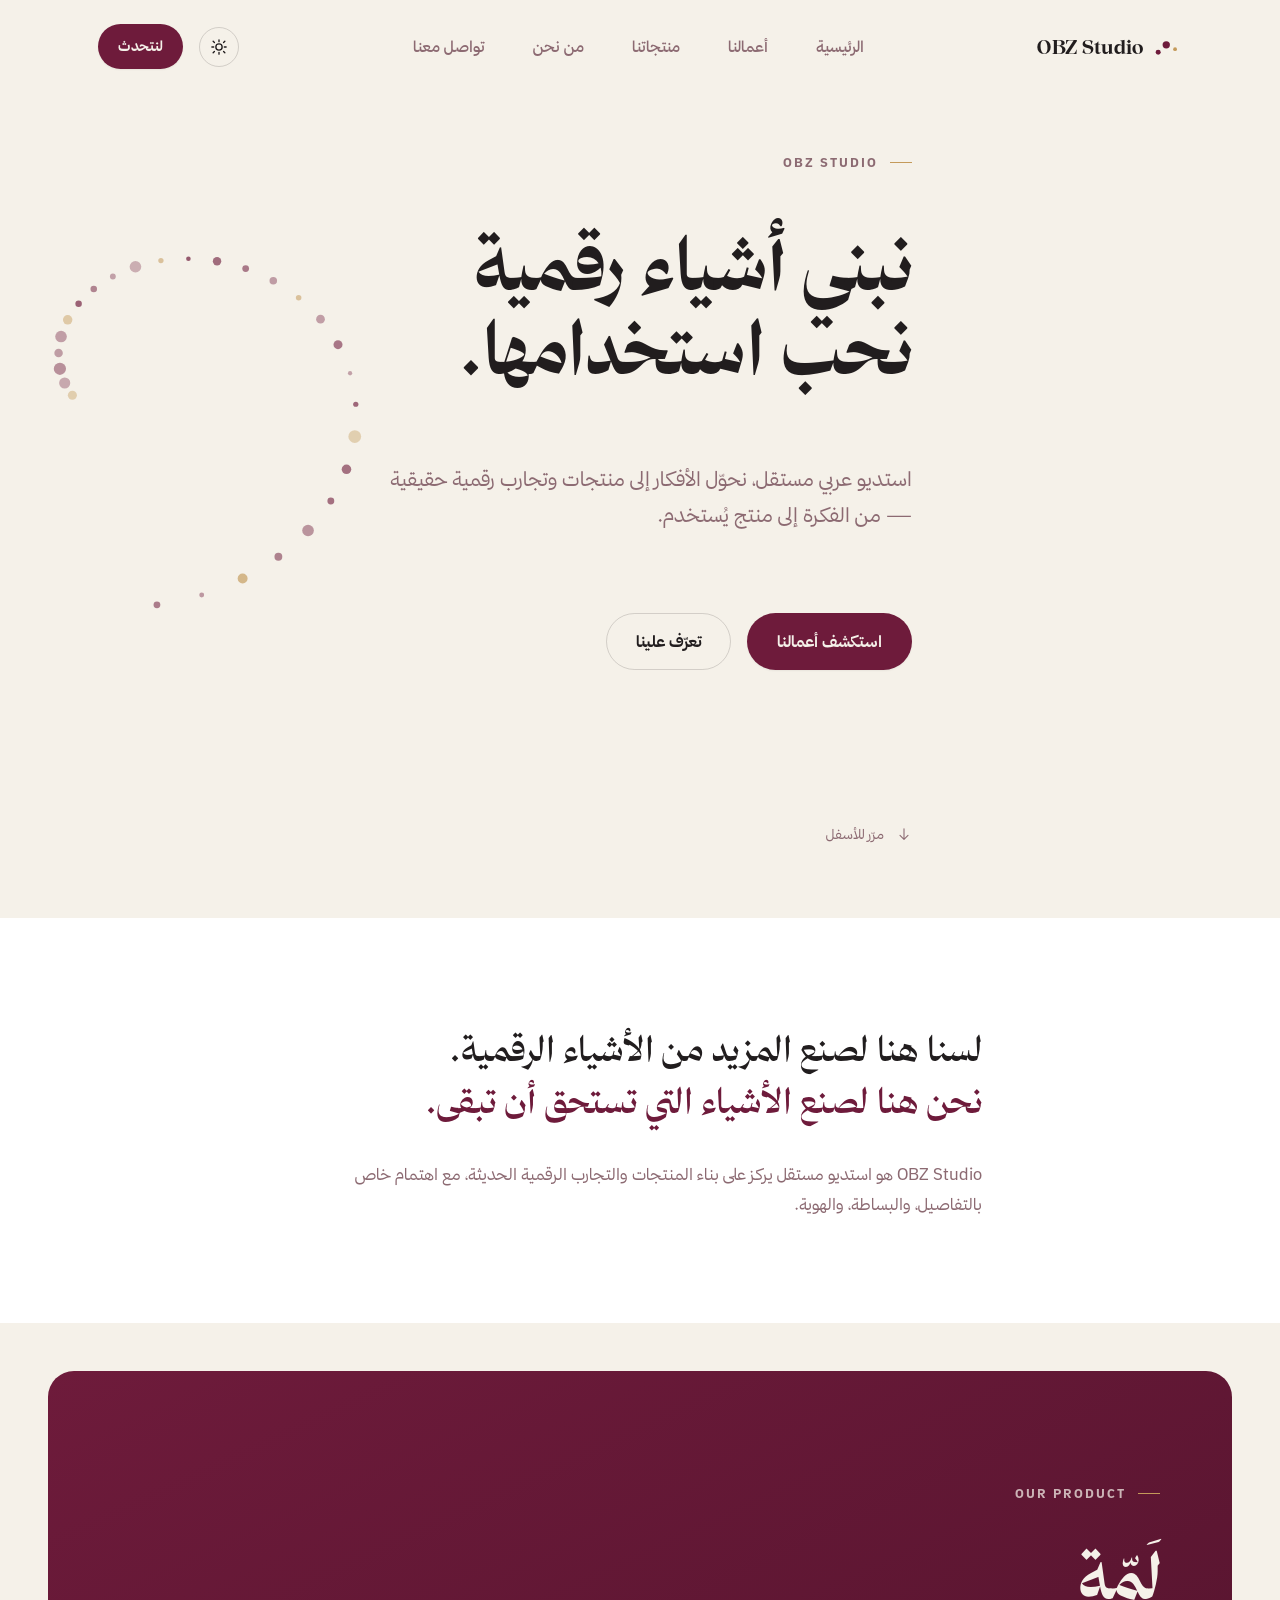
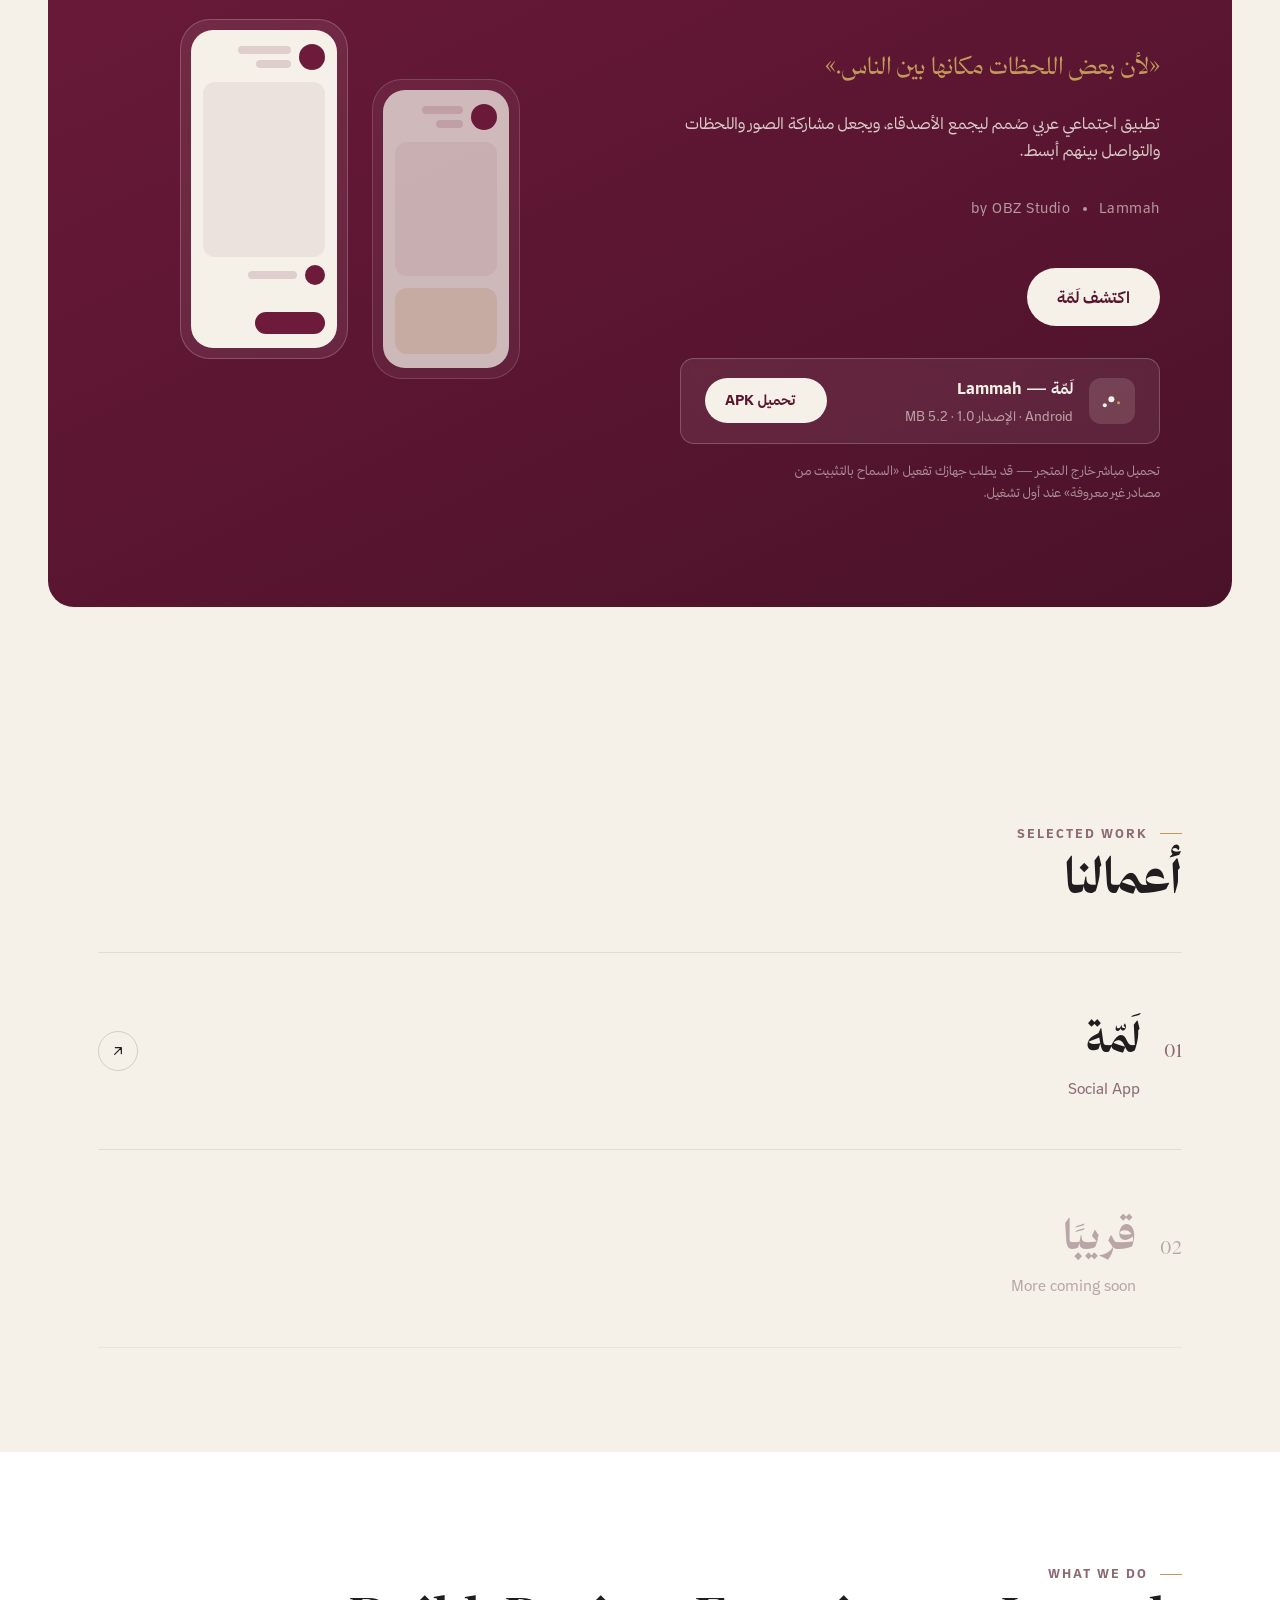
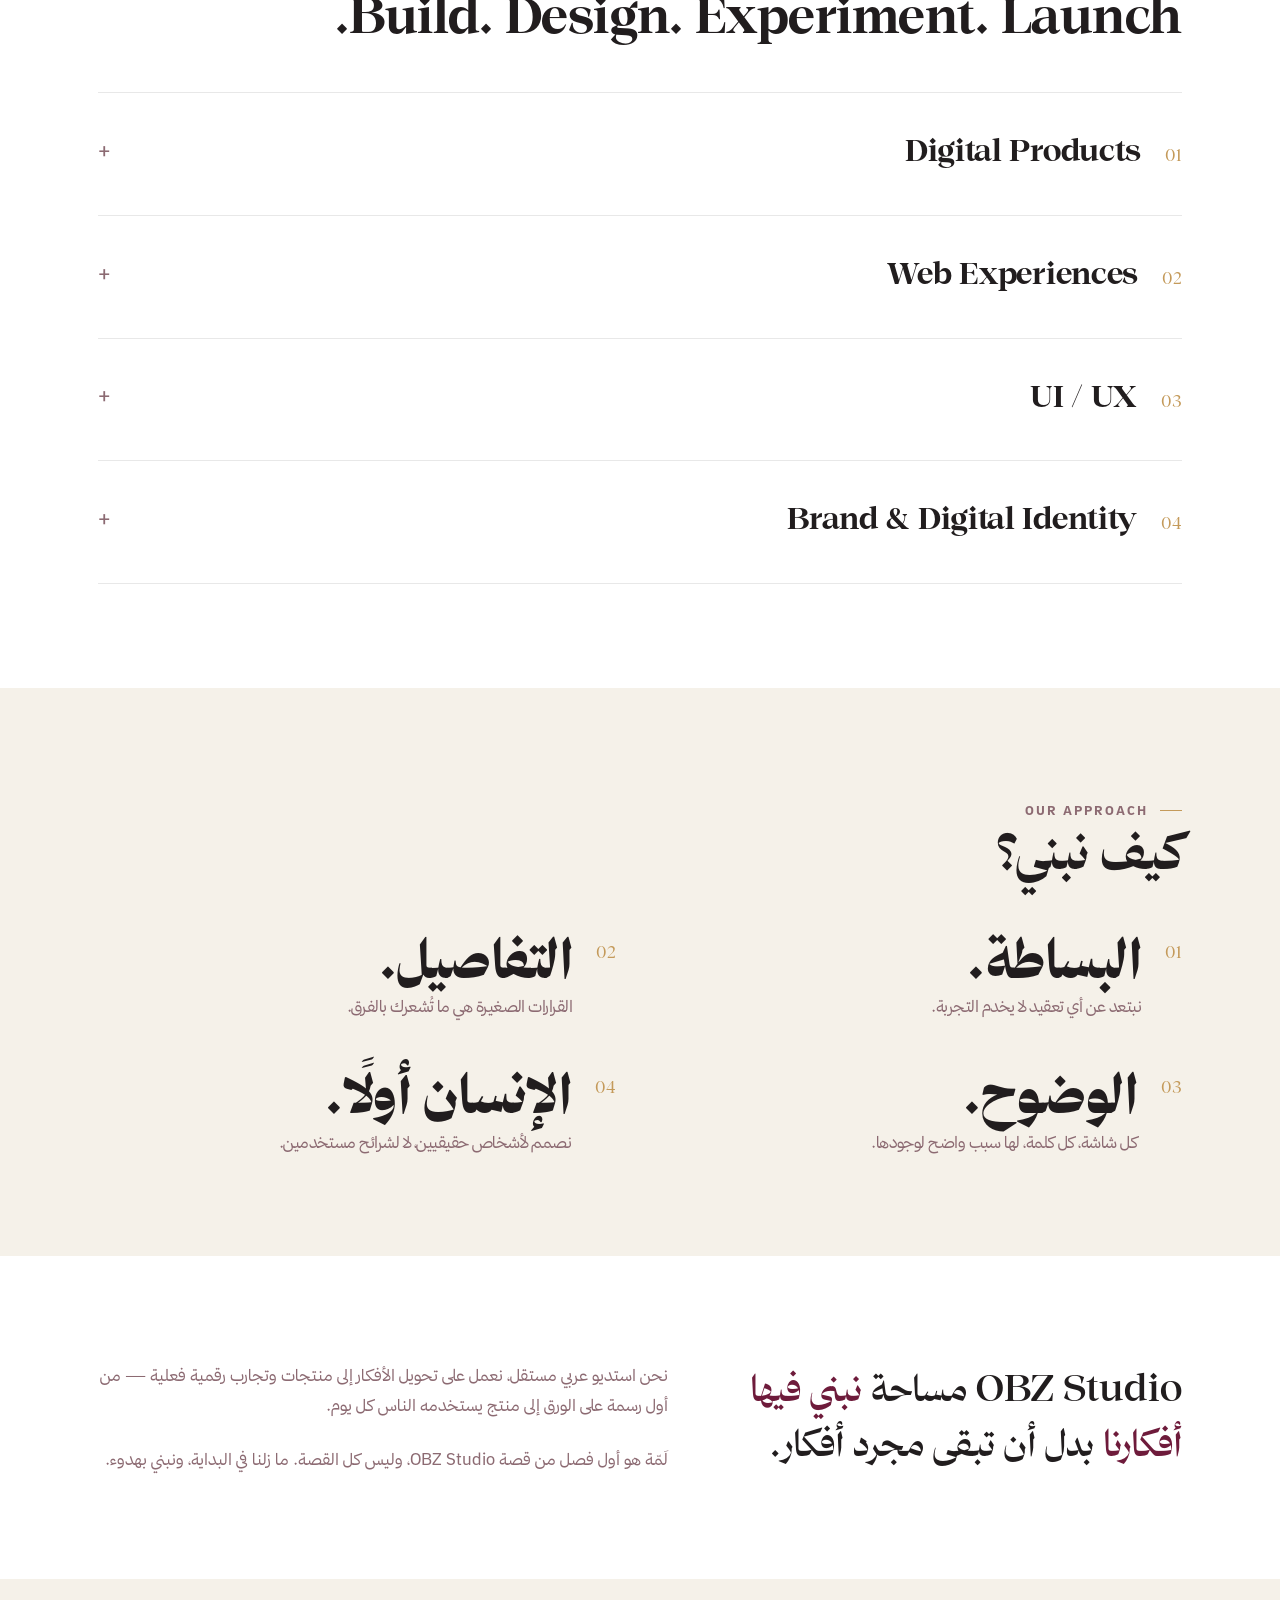
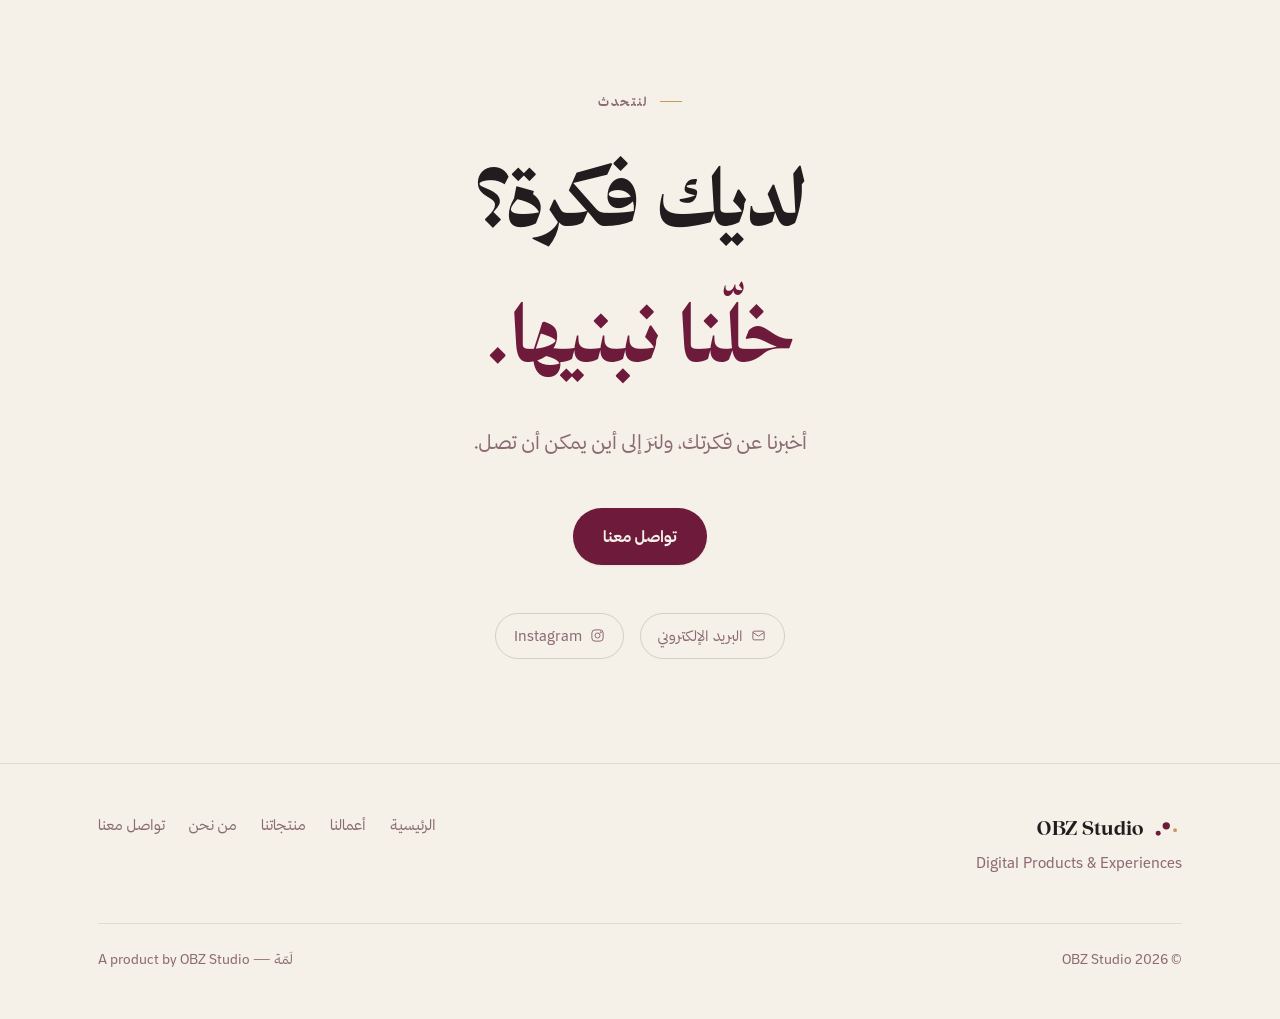
<file: obz-studio-website/index.html>
<!DOCTYPE html>
<html lang="ar" dir="rtl">
<head>
<meta charset="UTF-8">
<meta name="viewport" content="width=device-width, initial-scale=1">
<title>OBZ Studio — نصنع منتجات رقمية لها معنى</title>
<meta name="description" content="OBZ Studio استديو عربي مستقل يبني تطبيقات ومواقع وتجارب رقمية حقيقية. تعرّف على أعمالنا، ومنتجنا الأول لَمّة.">

<meta property="og:type" content="website">
<meta property="og:title" content="OBZ Studio — نصنع منتجات رقمية لها معنى">
<meta property="og:description" content="استديو عربي مستقل لتصميم وبناء المنتجات والتجارب الرقمية. أول منتج بارز: لَمّة.">
<meta property="og:locale" content="ar_AR">

<link rel="icon" href="data:image/svg+xml,%3Csvg xmlns='http://www.w3.org/2000/svg' viewBox='0 0 64 64'%3E%3Crect width='64' height='64' rx='14' fill='%236E1B3B'/%3E%3Ccircle cx='20' cy='40' r='4' fill='%23F5F1E9'/%3E%3Ccircle cx='32' cy='30' r='5.5' fill='%23F5F1E9'/%3E%3Ccircle cx='45' cy='36' r='3.4' fill='%23C49A5A'/%3E%3C/svg%3E">

<link rel="preload" href="fonts/thmanyahsans-Regular.woff2" as="font" type="font/woff2" crossorigin>
<link rel="preload" href="fonts/thmanyahserifdisplay-Bold.woff2" as="font" type="font/woff2" crossorigin>

<link rel="stylesheet" href="css/style.css">
</head>
<body>

<a href="#main" class="skip-link">تخطَّ إلى المحتوى</a>

<!-- ============ HEADER ============ -->
<header class="site-header">
  <div class="container nav-inner">
    <a href="#top" class="brand" aria-label="OBZ Studio — الصفحة الرئيسية">
      <svg class="brand-mark" viewBox="0 0 40 30" fill="none" aria-hidden="true">
        <circle class="dot" cx="8" cy="22" r="3.4"/>
        <circle class="dot" cx="19" cy="12" r="5"/>
        <circle class="dot dot--gold" cx="31" cy="18" r="2.6"/>
      </svg>
      OBZ Studio
    </a>

    <nav class="nav-links" aria-label="التنقل الرئيسي">
      <a href="#top">الرئيسية</a>
      <a href="#work">أعمالنا</a>
      <a href="#product">منتجاتنا</a>
      <a href="#about">من نحن</a>
      <a href="#contact">تواصل معنا</a>
    </nav>

    <div class="nav-actions">
      <button class="icon-btn js-theme-toggle" type="button" aria-label="تبديل الوضع الداكن">
        <svg class="icon-sun" viewBox="0 0 24 24" fill="none" stroke="currentColor" stroke-width="1.8" stroke-linecap="round"><circle cx="12" cy="12" r="4.2"/><path d="M12 2.5v2.4M12 19.1v2.4M4.2 4.2l1.7 1.7M18.1 18.1l1.7 1.7M2.5 12h2.4M19.1 12h2.4M4.2 19.8l1.7-1.7M18.1 5.9l1.7-1.7"/></svg>
        <svg class="icon-moon" viewBox="0 0 24 24" fill="none" stroke="currentColor" stroke-width="1.8" stroke-linecap="round" stroke-linejoin="round"><path d="M20 14.5A8.5 8.5 0 1 1 9.5 4a6.8 6.8 0 0 0 10.5 10.5Z"/></svg>
      </button>
      <a href="#contact" class="btn btn-primary btn-sm">لنتحدث</a>
      <button class="menu-toggle" type="button" aria-label="فتح القائمة" aria-expanded="false">
        <span></span><span></span><span></span>
      </button>
    </div>
  </div>
</header>

<!-- Mobile menu -->
<div class="mobile-menu" id="mobile-menu">
  <ul>
    <li><a href="#top">الرئيسية</a></li>
    <li><a href="#work">أعمالنا</a></li>
    <li><a href="#product">منتجاتنا</a></li>
    <li><a href="#about">من نحن</a></li>
    <li><a href="#contact">تواصل معنا</a></li>
  </ul>
  <a href="#contact" class="btn btn-primary">لنتحدث</a>
</div>

<main id="main">

  <!-- ============ HERO ============ -->
  <section class="hero" id="top">
    <div class="hero-motif" aria-hidden="true"></div>
    <div class="container hero-inner">
      <div class="hero-eyebrow-row">
        <span class="eyebrow">OBZ STUDIO</span>
      </div>
      <h1 class="headline-xl">نبني أشياء رقمية<br>نحب استخدامها.</h1>
      <p class="lede">استديو عربي مستقل، نحوّل الأفكار إلى منتجات وتجارب رقمية حقيقية — من الفكرة إلى منتج يُستخدم.</p>
      <div class="hero-actions">
        <a href="#work" class="btn btn-primary">استكشف أعمالنا</a>
        <a href="#about" class="btn btn-ghost">تعرّف علينا</a>
      </div>
      <div class="hero-foot">
        <svg viewBox="0 0 24 24" fill="none" stroke="currentColor" stroke-width="1.6" stroke-linecap="round"><path d="M12 4v16M12 20l-6-6M12 20l6-6"/></svg>
        <span>مرّر للأسفل</span>
      </div>
    </div>
  </section>

  <!-- ============ INTRO / ABOUT ============ -->
  <section class="section intro">
    <div class="container intro-inner reveal">
      <p class="intro-quote">لسنا هنا لصنع المزيد من الأشياء الرقمية.<br><em>نحن هنا لصنع الأشياء التي تستحق أن تبقى.</em></p>
      <p class="body-text">OBZ Studio هو استديو مستقل يركز على بناء المنتجات والتجارب الرقمية الحديثة، مع اهتمام خاص بالتفاصيل، والبساطة، والهوية.</p>
    </div>
  </section>

  <!-- ============ FEATURED PRODUCT — لَمّة ============ -->
  <section class="section" id="product" style="padding-block: var(--space-6) var(--space-8);">
    <div class="product reveal">
      <div class="product-inner">
        <div>
          <span class="eyebrow product-eyebrow">OUR PRODUCT</span>
          <h2 class="product-title">لَمّة</h2>
          <p class="product-tagline">«لأن بعض اللحظات مكانها بين الناس.»</p>
          <p class="product-desc">تطبيق اجتماعي عربي صُمم ليجمع الأصدقاء، ويجعل مشاركة الصور واللحظات والتواصل بينهم أبسط.</p>
          <div class="product-byline">
            <span>Lammah</span>
            <span class="div-dot"></span>
            <span>by OBZ Studio</span>
          </div>
          <div class="product-actions">
            <a href="#contact" class="btn btn-on-dark">اكتشف لَمّة</a>
          </div>

          <div class="download-card">
            <div class="download-icon" aria-hidden="true">
              <svg viewBox="0 0 40 30" fill="none">
                <circle class="dot" cx="8" cy="22" r="3.4"/>
                <circle class="dot" cx="19" cy="12" r="5"/>
                <circle class="dot dot--gold" cx="31" cy="18" r="2.6"/>
              </svg>
            </div>
            <div class="download-info">
              <span class="download-name">لَمّة — Lammah</span>
              <span class="download-meta">Android · الإصدار 1.0 · 5.2 MB</span>
            </div>
            <a href="downloads/lammah.apk" class="btn btn-on-dark btn-sm download-btn" download>
              <svg viewBox="0 0 24 24" fill="none" stroke="currentColor" stroke-width="1.8" stroke-linecap="round" stroke-linejoin="round"><path d="M12 3v13m0 0-5-5m5 5 5-5M5 21h14"/></svg>
              تحميل APK
            </a>
          </div>
          <p class="download-note">تحميل مباشر خارج المتجر — قد يطلب جهازك تفعيل «السماح بالتثبيت من مصادر غير معروفة» عند أول تشغيل.</p>
        </div>

        <div class="mockups" aria-hidden="true">
          <div class="phone phone-b">
            <div class="phone-screen">
              <div class="ui-row"><div class="ui-avatar"></div><div class="stack" style="gap:6px;flex:1"><div class="ui-line w60"></div><div class="ui-line w40"></div></div></div>
              <div class="ui-card"></div>
              <div class="ui-card gold" style="flex:0.5"></div>
            </div>
          </div>
          <div class="phone phone-a">
            <div class="phone-screen">
              <div class="ui-row"><div class="ui-avatar"></div><div class="stack" style="gap:6px;flex:1"><div class="ui-line w60"></div><div class="ui-line w40"></div></div></div>
              <div class="ui-card" style="flex:0.9"></div>
              <div class="ui-row"><div class="ui-avatar" style="width:20px;height:20px"></div><div class="ui-line w40"></div></div>
              <div class="ui-pill"></div>
            </div>
          </div>
        </div>
      </div>
    </div>
  </section>

  <!-- ============ SELECTED WORK ============ -->
  <section class="section" id="work">
    <div class="container">
      <div class="section-head reveal">
        <span class="eyebrow">SELECTED WORK</span>
        <h2 class="headline-lg">أعمالنا</h2>
      </div>

      <div class="work-list reveal">
        <a href="#product" class="work-item">
          <span class="work-index">01</span>
          <span class="work-name-row">
            <span class="work-name">لَمّة</span>
            <span class="work-tag">Social App</span>
          </span>
          <span class="work-arrow" aria-hidden="true">
            <svg viewBox="0 0 24 24" fill="none" stroke="currentColor" stroke-width="1.8" stroke-linecap="round" stroke-linejoin="round"><path d="M7 17 17 7M8 7h9v9"/></svg>
          </span>
        </a>
        <div class="work-item is-future">
          <span class="work-index">02</span>
          <span class="work-name-row">
            <span class="work-name" style="color: var(--text-soft);">قريبًا</span>
            <span class="work-tag">More coming soon</span>
          </span>
          <span class="work-arrow" aria-hidden="true"></span>
        </div>
      </div>
    </div>
  </section>

  <!-- ============ SERVICES ============ -->
  <section class="section services">
    <div class="container">
      <div class="section-head reveal">
        <span class="eyebrow">WHAT WE DO</span>
        <h2 class="headline-lg">Build. Design. Experiment. Launch.</h2>
      </div>

      <div class="service-list reveal">
        <div class="service-item" tabindex="0">
          <span class="service-index">01</span>
          <div class="service-main">
            <div class="service-row">
              <h3 class="service-title">Digital Products</h3>
              <span class="service-plus" aria-hidden="true">+</span>
            </div>
            <p class="service-desc">بناء التطبيقات والمنصات الرقمية.</p>
          </div>
        </div>
        <div class="service-item" tabindex="0">
          <span class="service-index">02</span>
          <div class="service-main">
            <div class="service-row">
              <h3 class="service-title">Web Experiences</h3>
              <span class="service-plus" aria-hidden="true">+</span>
            </div>
            <p class="service-desc">مواقع وتجارب ويب حديثة.</p>
          </div>
        </div>
        <div class="service-item" tabindex="0">
          <span class="service-index">03</span>
          <div class="service-main">
            <div class="service-row">
              <h3 class="service-title">UI / UX</h3>
              <span class="service-plus" aria-hidden="true">+</span>
            </div>
            <p class="service-desc">تصميم واجهات وتجارب استخدام واضحة.</p>
          </div>
        </div>
        <div class="service-item" tabindex="0">
          <span class="service-index">04</span>
          <div class="service-main">
            <div class="service-row">
              <h3 class="service-title">Brand &amp; Digital Identity</h3>
              <span class="service-plus" aria-hidden="true">+</span>
            </div>
            <p class="service-desc">بناء الهوية الرقمية للمنتجات.</p>
          </div>
        </div>
      </div>
    </div>
  </section>

  <!-- ============ PHILOSOPHY / APPROACH ============ -->
  <section class="section">
    <div class="container">
      <div class="section-head reveal">
        <span class="eyebrow">OUR APPROACH</span>
        <h2 class="headline-lg">كيف نبني؟</h2>
      </div>

      <div class="philosophy-grid">
        <div class="philosophy-item reveal">
          <span class="philosophy-num">01</span>
          <h3 class="philosophy-word">البساطة.<span>نبتعد عن أي تعقيد لا يخدم التجربة.</span></h3>
        </div>
        <div class="philosophy-item reveal reveal-delay-1">
          <span class="philosophy-num">02</span>
          <h3 class="philosophy-word">التفاصيل.<span>القرارات الصغيرة هي ما تُشعرك بالفرق.</span></h3>
        </div>
        <div class="philosophy-item reveal reveal-delay-2">
          <span class="philosophy-num">03</span>
          <h3 class="philosophy-word">الوضوح.<span>كل شاشة، كل كلمة، لها سبب واضح لوجودها.</span></h3>
        </div>
        <div class="philosophy-item reveal reveal-delay-3">
          <span class="philosophy-num">04</span>
          <h3 class="philosophy-word">الإنسان أولًا.<span>نصمم لأشخاص حقيقيين، لا لشرائح مستخدمين.</span></h3>
        </div>
      </div>
    </div>
  </section>

  <!-- ============ ABOUT OBZ (Behind OBZ) ============ -->
  <section class="section about-obz" id="about">
    <div class="container">
      <div class="about-grid">
        <p class="about-quote reveal">OBZ Studio مساحة <em>نبني فيها أفكارنا</em> بدل أن تبقى مجرد أفكار.</p>
        <div class="about-copy reveal reveal-delay-1">
          <p class="body-text">نحن استديو عربي مستقل، نعمل على تحويل الأفكار إلى منتجات وتجارب رقمية فعلية — من أول رسمة على الورق إلى منتج يستخدمه الناس كل يوم.</p>
          <p class="body-text">لَمّة هو أول فصل من قصة OBZ Studio، وليس كل القصة. ما زلنا في البداية، ونبني بهدوء.</p>
        </div>
      </div>
    </div>
  </section>

  <!-- ============ CONTACT CTA ============ -->
  <section class="section contact" id="contact">
    <div class="container contact-inner reveal">
      <span class="eyebrow">لنتحدث</span>
      <h2 style="margin-top: var(--space-3);">لديك فكرة؟<br><span class="accent">خلّنا نبنيها.</span></h2>
      <p class="lede">أخبرنا عن فكرتك، ولنرَ إلى أين يمكن أن تصل.</p>
      <div class="contact-actions">
        <!-- TODO: استبدل الرابط بصفحة/نموذج تواصل فعلي -->
        <a href="#" class="btn btn-primary">تواصل معنا</a>
      </div>
      <div class="contact-links">
        <!-- TODO: ضع رابط البريد الإلكتروني الفعلي -->
        <a href="#" class="contact-link">
          <svg viewBox="0 0 24 24" fill="none" stroke="currentColor" stroke-width="1.6"><rect x="3" y="5" width="18" height="14" rx="2"/><path d="m3 7 9 6 9-6"/></svg>
          البريد الإلكتروني
        </a>
        <!-- TODO: ضع رابط إنستغرام الفعلي -->
        <a href="#" class="contact-link">
          <svg viewBox="0 0 24 24" fill="none" stroke="currentColor" stroke-width="1.6"><rect x="3" y="3" width="18" height="18" rx="5"/><circle cx="12" cy="12" r="4"/><circle cx="17.2" cy="6.8" r="1"/></svg>
          Instagram
        </a>
      </div>
    </div>
  </section>

</main>

<!-- ============ FOOTER ============ -->
<footer class="site-footer">
  <div class="container">
    <div class="footer-top">
      <div class="footer-brand">
        <a href="#top" class="brand">
          <svg class="brand-mark" viewBox="0 0 40 30" fill="none" aria-hidden="true">
            <circle class="dot" cx="8" cy="22" r="3.4"/>
            <circle class="dot" cx="19" cy="12" r="5"/>
            <circle class="dot dot--gold" cx="31" cy="18" r="2.6"/>
          </svg>
          OBZ Studio
        </a>
        <p>Digital Products &amp; Experiences</p>
      </div>
      <nav class="footer-links" aria-label="روابط الفوتر">
        <a href="#top">الرئيسية</a>
        <a href="#work">أعمالنا</a>
        <a href="#product">منتجاتنا</a>
        <a href="#about">من نحن</a>
        <a href="#contact">تواصل معنا</a>
      </nav>
    </div>
    <div class="footer-bottom">
      <span>© <span class="js-year">2026</span> OBZ Studio</span>
      <span>لَمّة — A product by OBZ Studio</span>
    </div>
  </div>
</footer>

<script src="js/main.js"></script>
</body>
</html>
</file>
<file: obz-studio-website/css/style.css>
/* ==========================================================================
   OBZ Studio — Design System
   ========================================================================== */

@font-face {
  font-family: 'ThmanyahSans';
  src: url('../fonts/thmanyahsans-Light.woff2') format('woff2');
  font-weight: 300;
  font-style: normal;
  font-display: swap;
}
@font-face {
  font-family: 'ThmanyahSans';
  src: url('../fonts/thmanyahsans-Regular.woff2') format('woff2');
  font-weight: 400;
  font-style: normal;
  font-display: swap;
}
@font-face {
  font-family: 'ThmanyahSans';
  src: url('../fonts/thmanyahsans-Medium.woff2') format('woff2');
  font-weight: 500;
  font-style: normal;
  font-display: swap;
}
@font-face {
  font-family: 'ThmanyahSans';
  src: url('../fonts/thmanyahsans-Bold.woff2') format('woff2');
  font-weight: 700;
  font-style: normal;
  font-display: swap;
}
@font-face {
  font-family: 'ThmanyahSans';
  src: url('../fonts/thmanyahsans-Black.woff2') format('woff2');
  font-weight: 900;
  font-style: normal;
  font-display: swap;
}
@font-face {
  font-family: 'ThmanyahDisplay';
  src: url('../fonts/thmanyahserifdisplay-Regular.woff2') format('woff2');
  font-weight: 400;
  font-style: normal;
  font-display: swap;
}
@font-face {
  font-family: 'ThmanyahDisplay';
  src: url('../fonts/thmanyahserifdisplay-Medium.woff2') format('woff2');
  font-weight: 500;
  font-style: normal;
  font-display: swap;
}
@font-face {
  font-family: 'ThmanyahDisplay';
  src: url('../fonts/thmanyahserifdisplay-Bold.woff2') format('woff2');
  font-weight: 700;
  font-style: normal;
  font-display: swap;
}
@font-face {
  font-family: 'ThmanyahDisplay';
  src: url('../fonts/thmanyahserifdisplay-Black.woff2') format('woff2');
  font-weight: 900;
  font-style: normal;
  font-display: swap;
}

/* ---------- Design tokens ---------- */
:root {
  /* Brand colors */
  --color-burgundy: #6E1B3B;
  --color-burgundy-deep: #591530;
  --color-ivory: #F5F1E9;
  --color-white: #FFFFFF;
  --color-charcoal: #211D1E;
  --color-muted: #8C6A72;
  --color-gold: #C49A5A;

  /* Semantic — light (default) */
  --bg: var(--color-ivory);
  --bg-alt: var(--color-white);
  --surface: var(--color-white);
  --text: var(--color-charcoal);
  --text-soft: var(--color-muted);
  --primary: var(--color-burgundy);
  --primary-deep: var(--color-burgundy-deep);
  --accent: var(--color-gold);
  --border: rgba(33, 29, 30, 0.10);
  --border-strong: rgba(33, 29, 30, 0.16);
  --nav-bg: rgba(245, 241, 233, 0.72);
  --overlay-on-primary: rgba(245, 241, 233, 0.86);

  /* Type */
  --font-display: 'ThmanyahDisplay', Georgia, serif;
  --font-sans: 'ThmanyahSans', -apple-system, 'Segoe UI', sans-serif;

  /* Spacing scale */
  --space-1: 0.5rem;
  --space-2: 0.75rem;
  --space-3: 1rem;
  --space-4: 1.5rem;
  --space-5: 2rem;
  --space-6: 3rem;
  --space-7: 4.5rem;
  --space-8: 6.5rem;
  --space-9: 9rem;

  /* Radius */
  --radius-sm: 6px;
  --radius-md: 14px;
  --radius-lg: 26px;
  --radius-pill: 999px;

  /* Shadow — kept minimal per brief */
  --shadow-sm: 0 1px 2px rgba(33, 29, 30, 0.06);
  --shadow-md: 0 12px 32px -16px rgba(33, 29, 30, 0.22);

  /* Motion */
  --ease: cubic-bezier(0.22, 1, 0.36, 1);
  --dur-fast: 220ms;
  --dur-med: 480ms;
  --dur-slow: 900ms;

  --container: 1180px;
  color-scheme: light;
}

[data-theme='dark'] {
  --bg: #1D1417;
  --bg-alt: #271B1F;
  --surface: #2E2024;
  --text: #F3ECE6;
  --text-soft: #B79AA1;
  --primary: #C97F9C;
  --primary-deep: var(--color-burgundy);
  --accent: var(--color-gold);
  --border: rgba(243, 236, 230, 0.10);
  --border-strong: rgba(243, 236, 230, 0.18);
  --nav-bg: rgba(29, 20, 23, 0.72);
  --overlay-on-primary: rgba(29, 20, 23, 0.72);
  color-scheme: dark;
}

/* ---------- Reset ---------- */
*, *::before, *::after { box-sizing: border-box; }
html { scroll-behavior: smooth; }
@media (prefers-reduced-motion: reduce) {
  html { scroll-behavior: auto; }
  *, *::before, *::after {
    animation-duration: 0.001ms !important;
    animation-iteration-count: 1 !important;
    transition-duration: 0.001ms !important;
    scroll-behavior: auto !important;
  }
}

body {
  margin: 0;
  background: var(--bg);
  color: var(--text);
  font-family: var(--font-sans);
  font-weight: 400;
  line-height: 1.7;
  -webkit-font-smoothing: antialiased;
  text-rendering: optimizeLegibility;
  transition: background var(--dur-med) var(--ease), color var(--dur-med) var(--ease);
  overflow-x: hidden;
}

h1, h2, h3, h4 { margin: 0; font-family: var(--font-display); font-weight: 700; letter-spacing: -0.01em; }
p { margin: 0; }
ul { margin: 0; padding: 0; list-style: none; }
a { color: inherit; text-decoration: none; }
img, svg { display: block; max-width: 100%; }
button { font-family: inherit; cursor: pointer; }

::selection { background: var(--color-burgundy); color: var(--color-ivory); }

:focus-visible {
  outline: 2px solid var(--color-gold);
  outline-offset: 3px;
  border-radius: 4px;
}

.container {
  width: 100%;
  max-width: var(--container);
  margin-inline: auto;
  padding-inline: var(--space-4);
}

@media (min-width: 720px) {
  .container { padding-inline: var(--space-6); }
}

.skip-link {
  position: fixed;
  top: -100px;
  right: var(--space-3);
  z-index: 200;
  background: var(--color-burgundy);
  color: var(--color-ivory);
  padding: var(--space-2) var(--space-4);
  border-radius: var(--radius-sm);
  transition: top var(--dur-fast) var(--ease);
}
.skip-link:focus { top: var(--space-3); }

/* ---------- Type scale ---------- */
.eyebrow {
  display: inline-flex;
  align-items: center;
  gap: var(--space-2);
  font-family: var(--font-sans);
  font-weight: 700;
  font-size: 0.78rem;
  letter-spacing: 0.16em;
  color: var(--text-soft);
  text-transform: uppercase;
}
.eyebrow::before {
  content: '';
  width: 22px;
  height: 1px;
  background: var(--color-gold);
  display: inline-block;
}

.headline-xl {
  font-size: clamp(2.4rem, 6.4vw, 4.6rem);
  line-height: 1.14;
  font-weight: 700;
}
.headline-lg {
  font-size: clamp(2rem, 4.4vw, 3.1rem);
  line-height: 1.2;
  font-weight: 700;
}
.headline-md {
  font-size: clamp(1.5rem, 2.6vw, 2rem);
  line-height: 1.3;
  font-weight: 700;
}
.lede {
  font-size: clamp(1.05rem, 1.6vw, 1.25rem);
  color: var(--text-soft);
  line-height: 1.8;
  max-width: 46ch;
}
.body-text { font-size: 1.02rem; color: var(--text-soft); line-height: 1.85; max-width: 56ch; }

/* ---------- Buttons ---------- */
.btn {
  display: inline-flex;
  align-items: center;
  gap: var(--space-2);
  padding: 0.9rem 1.8rem;
  border-radius: var(--radius-pill);
  font-weight: 700;
  font-size: 0.98rem;
  border: 1px solid transparent;
  transition: transform var(--dur-fast) var(--ease), background var(--dur-fast) var(--ease), color var(--dur-fast) var(--ease), border-color var(--dur-fast) var(--ease), box-shadow var(--dur-fast) var(--ease);
  white-space: nowrap;
}
.btn:active { transform: scale(0.97); }
.btn-primary {
  background: var(--color-burgundy);
  color: var(--color-ivory);
  box-shadow: var(--shadow-sm);
}
.btn-primary:hover { background: var(--color-burgundy-deep); box-shadow: var(--shadow-md); transform: translateY(-2px); }
.btn-ghost {
  background: transparent;
  color: var(--text);
  border-color: var(--border-strong);
}
.btn-ghost:hover { border-color: var(--color-burgundy); color: var(--color-burgundy); }
[data-theme='dark'] .btn-ghost:hover { color: var(--color-gold); border-color: var(--color-gold); }
.btn-on-dark {
  background: var(--color-ivory);
  color: var(--color-burgundy-deep);
}
.btn-on-dark:hover { background: var(--color-gold); color: var(--color-charcoal); transform: translateY(-2px); }

.btn-sm { padding: 0.6rem 1.2rem; font-size: 0.88rem; }

/* ---------- Header / Nav ---------- */
.site-header {
  position: fixed;
  inset-inline: 0;
  top: 0;
  z-index: 100;
  padding-block: var(--space-4);
  transition: padding var(--dur-fast) var(--ease), background var(--dur-fast) var(--ease), box-shadow var(--dur-fast) var(--ease), backdrop-filter var(--dur-fast) var(--ease);
}
.site-header.is-scrolled {
  padding-block: var(--space-2);
  background: var(--nav-bg);
  backdrop-filter: blur(14px) saturate(140%);
  box-shadow: 0 1px 0 var(--border);
}
.nav-inner {
  display: flex;
  align-items: center;
  justify-content: space-between;
  gap: var(--space-4);
}

.brand {
  display: inline-flex;
  align-items: center;
  gap: 0.55rem;
  font-family: var(--font-display);
  font-weight: 700;
  font-size: 1.18rem;
  letter-spacing: 0.01em;
  color: var(--text);
}
.brand-mark { width: 30px; height: 22px; flex-shrink: 0; color: var(--color-burgundy); }
[data-theme='dark'] .brand-mark { color: var(--color-gold); }

.nav-links {
  display: none;
  align-items: center;
  gap: var(--space-6);
}
.nav-links a {
  position: relative;
  font-size: 0.96rem;
  font-weight: 500;
  color: var(--text-soft);
  padding-block: 4px;
  transition: color var(--dur-fast) var(--ease);
}
.nav-links a::after {
  content: '';
  position: absolute;
  bottom: -2px;
  inset-inline: 0;
  height: 1px;
  background: var(--color-burgundy);
  transform: scaleX(0);
  transform-origin: left;
  transition: transform var(--dur-fast) var(--ease);
}
[data-theme='dark'] .nav-links a::after { background: var(--color-gold); }
.nav-links a:hover { color: var(--text); }
.nav-links a:hover::after { transform: scaleX(1); }

.nav-actions { display: flex; align-items: center; gap: var(--space-3); }

.icon-btn {
  display: inline-flex;
  align-items: center;
  justify-content: center;
  width: 40px;
  height: 40px;
  border-radius: 50%;
  border: 1px solid var(--border-strong);
  background: transparent;
  color: var(--text);
  transition: border-color var(--dur-fast) var(--ease), transform var(--dur-fast) var(--ease), background var(--dur-fast) var(--ease);
}
.icon-btn:hover { border-color: var(--color-burgundy); transform: translateY(-1px); }
.icon-btn svg { width: 18px; height: 18px; }
.icon-btn .icon-moon { display: none; }
[data-theme='dark'] .icon-btn .icon-sun { display: none; }
[data-theme='dark'] .icon-btn .icon-moon { display: block; }

.menu-toggle {
  display: inline-flex;
  width: 44px;
  height: 44px;
  border-radius: 50%;
  border: 1px solid var(--border-strong);
  background: transparent;
  align-items: center;
  justify-content: center;
  flex-direction: column;
  gap: 5px;
}
.menu-toggle span {
  width: 18px;
  height: 2px;
  background: var(--text);
  border-radius: 2px;
  transition: transform var(--dur-fast) var(--ease), opacity var(--dur-fast) var(--ease);
}
.menu-toggle[aria-expanded='true'] span:nth-child(1) { transform: translateY(7px) rotate(45deg); }
.menu-toggle[aria-expanded='true'] span:nth-child(2) { opacity: 0; }
.menu-toggle[aria-expanded='true'] span:nth-child(3) { transform: translateY(-7px) rotate(-45deg); }

@media (min-width: 900px) {
  .nav-links { display: flex; }
  .menu-toggle { display: none; }
}

/* Mobile menu panel */
.mobile-menu {
  position: fixed;
  inset: 0;
  z-index: 99;
  background: var(--bg);
  display: flex;
  flex-direction: column;
  justify-content: center;
  padding: var(--space-6);
  opacity: 0;
  visibility: hidden;
  transform: translateY(-8px);
  transition: opacity var(--dur-med) var(--ease), transform var(--dur-med) var(--ease), visibility var(--dur-med);
}
.mobile-menu.is-open { opacity: 1; visibility: visible; transform: translateY(0); }
.mobile-menu ul { display: flex; flex-direction: column; gap: var(--space-4); }
.mobile-menu a { font-family: var(--font-display); font-size: 2rem; font-weight: 700; }
.mobile-menu .btn { margin-top: var(--space-5); align-self: flex-start; }
@media (min-width: 900px) { .mobile-menu { display: none; } }

/* ---------- Sections generic ---------- */
section { position: relative; }
.section { padding-block: var(--space-8); }
.section-head { margin-bottom: var(--space-6); }
.section-head .lede { margin-top: var(--space-3); }

.reveal {
  opacity: 0;
  transform: translateY(28px);
  transition: opacity var(--dur-slow) var(--ease), transform var(--dur-slow) var(--ease);
}
.reveal.is-visible { opacity: 1; transform: translateY(0); }
.reveal-delay-1 { transition-delay: 90ms; }
.reveal-delay-2 { transition-delay: 180ms; }
.reveal-delay-3 { transition-delay: 270ms; }

/* ---------- Hero ---------- */
.hero {
  min-height: 100svh;
  display: flex;
  align-items: center;
  padding-block: calc(var(--space-8) + 3rem) var(--space-7);
  overflow: hidden;
}
.hero-inner {
  position: relative;
  display: grid;
  gap: var(--space-6);
  z-index: 2;
  max-width: 640px;
}
.hero-motif {
  position: absolute;
  top: -6%;
  left: -6%;
  width: 34%;
  height: 78%;
  z-index: 0;
  pointer-events: none;
  opacity: 0.85;
  display: none;
}
.hero-motif svg { width: 100%; height: 100%; overflow: visible; }
@media (min-width: 860px) {
  .hero-motif { display: block; }
}
@media (min-width: 1180px) {
  .hero-motif { left: 0%; width: 30%; }
}
.hero-eyebrow-row {
  display: flex;
  align-items: center;
  gap: var(--space-3);
}
.hero h1 { max-width: 16ch; }
.hero .lede { margin-top: var(--space-4); }
.hero-actions {
  display: flex;
  flex-wrap: wrap;
  gap: var(--space-3);
  margin-top: var(--space-5);
}
.hero-foot {
  margin-top: var(--space-8);
  display: flex;
  align-items: center;
  gap: var(--space-2);
  color: var(--text-soft);
  font-size: 0.85rem;
}
.hero-foot svg { width: 16px; height: 16px; animation: bob 2.4s ease-in-out infinite; }
@keyframes bob { 0%, 100% { transform: translateY(0); } 50% { transform: translateY(6px); } }

.dot { fill: var(--color-burgundy); }
.dot--gold { fill: var(--color-gold); }
[data-theme='dark'] .dot { fill: var(--primary); }
[data-theme='dark'] .dot--gold { fill: var(--color-gold); }

/* ---------- Intro / About ---------- */
.intro { background: var(--bg-alt); }
.intro-inner { max-width: 780px; }
.intro-quote {
  font-family: var(--font-display);
  font-size: clamp(1.5rem, 3.2vw, 2.2rem);
  line-height: 1.5;
  font-weight: 500;
  color: var(--text);
}
.intro-quote em { font-style: normal; color: var(--color-burgundy); }
[data-theme='dark'] .intro-quote em { color: var(--color-gold); }
.intro .body-text { margin-top: var(--space-5); max-width: 62ch; }

/* ---------- Featured product: لَمّة ---------- */
.product {
  background: linear-gradient(155deg, var(--color-burgundy) 0%, var(--color-burgundy-deep) 62%, #4A1229 100%);
  color: var(--color-ivory);
  border-radius: var(--radius-lg);
  margin-inline: var(--space-4);
  overflow: hidden;
}
@media (min-width: 720px) { .product { margin-inline: var(--space-6); } }
.product-inner {
  display: grid;
  gap: var(--space-7);
  padding: var(--space-7) var(--space-5);
  position: relative;
}
@media (min-width: 960px) {
  .product-inner { grid-template-columns: 1.05fr 0.95fr; align-items: center; padding: var(--space-8) var(--space-7); }
}
.product-eyebrow { color: rgba(245, 241, 233, 0.72); }
.product-eyebrow::before { background: var(--color-gold); }
.product-title {
  font-size: clamp(2.4rem, 6vw, 4rem);
  margin-top: var(--space-3);
}
.product-tagline {
  font-family: var(--font-display);
  font-size: clamp(1.2rem, 2vw, 1.5rem);
  color: var(--color-gold);
  margin-top: var(--space-3);
}
.product-desc { color: rgba(245, 241, 233, 0.82); margin-top: var(--space-4); max-width: 48ch; }
.product-byline {
  display: flex;
  align-items: center;
  gap: var(--space-2);
  margin-top: var(--space-5);
  font-size: 0.88rem;
  color: rgba(245, 241, 233, 0.6);
  letter-spacing: 0.04em;
}
.product-byline .div-dot { width: 4px; height: 4px; border-radius: 50%; background: currentColor; }
.product-actions { margin-top: var(--space-6); }

.download-card {
  margin-top: var(--space-5);
  display: flex;
  align-items: center;
  gap: var(--space-3);
  flex-wrap: wrap;
  padding: var(--space-3) var(--space-4);
  border-radius: var(--radius-md);
  background: rgba(245, 241, 233, 0.08);
  border: 1px solid rgba(245, 241, 233, 0.22);
  backdrop-filter: blur(6px);
  max-width: 480px;
}
.download-icon {
  width: 46px;
  height: 46px;
  border-radius: 12px;
  background: rgba(245, 241, 233, 0.14);
  display: flex;
  align-items: center;
  justify-content: center;
  flex-shrink: 0;
}
.download-icon svg { width: 24px; height: 18px; }
.download-icon .dot { fill: var(--color-ivory); }
.download-icon .dot--gold { fill: var(--color-gold); }
.download-info { display: flex; flex-direction: column; gap: 3px; flex: 1; min-width: 140px; }
.download-name { font-weight: 700; font-size: 0.98rem; color: var(--color-ivory); }
.download-meta { font-size: 0.82rem; color: rgba(245, 241, 233, 0.62); }
.download-btn { flex-shrink: 0; }
.download-note {
  margin-top: var(--space-3);
  font-size: 0.8rem;
  color: rgba(245, 241, 233, 0.55);
  max-width: 46ch;
  line-height: 1.7;
}

/* Abstract phone mockups */
.mockups {
  position: relative;
  display: flex;
  justify-content: center;
  align-items: flex-end;
  gap: var(--space-4);
  min-height: 340px;
}
.phone {
  width: 168px;
  height: 340px;
  border-radius: 30px;
  background: rgba(245, 241, 233, 0.08);
  border: 1px solid rgba(245, 241, 233, 0.22);
  padding: 10px;
  backdrop-filter: blur(6px);
  transition: transform var(--dur-slow) var(--ease);
}
.phone-b { width: 148px; height: 300px; opacity: 0.75; transform: translateY(20px); }
.phone-screen {
  width: 100%;
  height: 100%;
  border-radius: 22px;
  background: var(--color-ivory);
  overflow: hidden;
  padding: 14px 12px;
  display: flex;
  flex-direction: column;
  gap: 8px;
}
.ui-row { display: flex; align-items: center; gap: 8px; }
.ui-avatar { width: 26px; height: 26px; border-radius: 50%; background: var(--color-burgundy); flex-shrink: 0; }
.ui-line { height: 8px; border-radius: 4px; background: rgba(110, 27, 59, 0.16); }
.ui-line.w60 { width: 60%; }
.ui-line.w40 { width: 40%; }
.ui-card { border-radius: 12px; background: rgba(110, 27, 59, 0.07); flex: 1; margin-top: 4px; }
.ui-card.gold { background: rgba(196, 154, 90, 0.22); }
.ui-pill { height: 22px; width: 70px; border-radius: 999px; background: var(--color-burgundy); margin-top: auto; }

/* ---------- Selected Work ---------- */
.work-list { border-top: 1px solid var(--border); margin-top: var(--space-6); }
.work-item {
  display: grid;
  grid-template-columns: auto 1fr auto;
  gap: var(--space-4);
  align-items: center;
  padding-block: var(--space-6);
  border-bottom: 1px solid var(--border);
  transition: padding-inline-start var(--dur-fast) var(--ease);
}
.work-item:hover { padding-inline-start: var(--space-2); }
.work-index { font-family: var(--font-display); font-size: 1.1rem; color: var(--text-soft); }
.work-name-row { display: flex; flex-direction: column; gap: 4px; }
.work-name { font-family: var(--font-display); font-size: clamp(1.6rem, 3.4vw, 2.6rem); font-weight: 700; }
.work-tag { color: var(--text-soft); font-size: 0.94rem; }
.work-arrow { width: 40px; height: 40px; border-radius: 50%; border: 1px solid var(--border-strong); display: flex; align-items: center; justify-content: center; transition: transform var(--dur-fast) var(--ease), background var(--dur-fast) var(--ease), border-color var(--dur-fast) var(--ease); }
.work-arrow svg { width: 16px; height: 16px; }
.work-item:hover .work-arrow { background: var(--color-burgundy); border-color: var(--color-burgundy); color: var(--color-ivory); transform: rotate(45deg); }
.work-item.is-future { opacity: 0.55; }
.work-item.is-future:hover { padding-inline-start: 0; }
.work-item.is-future .work-arrow { visibility: hidden; }

/* ---------- Services ---------- */
.services { background: var(--bg-alt); }
.service-list { margin-top: var(--space-6); }
.service-item {
  display: grid;
  grid-template-columns: auto 1fr;
  gap: var(--space-4);
  align-items: baseline;
  padding-block: var(--space-5);
  border-top: 1px solid var(--border);
  position: relative;
  overflow: hidden;
}
.service-item:last-child { border-bottom: 1px solid var(--border); }
.service-index { font-family: var(--font-display); color: var(--color-gold); font-size: 1rem; }
.service-main { display: flex; flex-direction: column; gap: 6px; }
.service-row { display: flex; align-items: center; justify-content: space-between; gap: var(--space-3); }
.service-title { font-family: var(--font-display); font-size: clamp(1.3rem, 2.6vw, 1.9rem); font-weight: 700; transition: transform var(--dur-fast) var(--ease), color var(--dur-fast) var(--ease); }
.service-desc {
  color: var(--text-soft);
  max-width: 46ch;
  max-height: 0;
  opacity: 0;
  overflow: hidden;
  transition: max-height var(--dur-med) var(--ease), opacity var(--dur-med) var(--ease), margin-top var(--dur-med) var(--ease);
}
.service-item:hover .service-title,
.service-item:focus-within .service-title { transform: translateX(var(--nudge, -10px)); color: var(--color-burgundy); }
[data-theme='dark'] .service-item:hover .service-title,
[data-theme='dark'] .service-item:focus-within .service-title { color: var(--color-gold); }
.service-item:hover .service-desc,
.service-item:focus-within .service-desc { max-height: 100px; opacity: 1; margin-top: 6px; }
.service-plus { font-size: 1.4rem; color: var(--text-soft); transition: transform var(--dur-fast) var(--ease); }
.service-item:hover .service-plus { transform: rotate(45deg); color: var(--color-burgundy); }
[data-theme='dark'] .service-item:hover .service-plus { color: var(--color-gold); }

/* ---------- Philosophy ---------- */
.philosophy-grid {
  display: grid;
  grid-template-columns: 1fr;
  gap: var(--space-6);
  margin-top: var(--space-6);
}
@media (min-width: 720px) {
  .philosophy-grid { grid-template-columns: repeat(2, 1fr); }
}
.philosophy-item { display: flex; align-items: flex-start; gap: var(--space-4); }
.philosophy-num { font-family: var(--font-display); font-size: 1rem; color: var(--color-gold); padding-top: 10px; }
.philosophy-word { font-family: var(--font-display); font-size: clamp(2.2rem, 5vw, 3.4rem); font-weight: 900; line-height: 1.1; }
.philosophy-word span { display: block; color: var(--text-soft); font-family: var(--font-sans); font-weight: 400; font-size: 1.02rem; margin-top: 10px; max-width: 34ch; }

/* ---------- About OBZ (Behind OBZ) ---------- */
.about-obz { background: var(--bg-alt); }
.about-grid {
  display: grid;
  gap: var(--space-6);
}
@media (min-width: 900px) {
  .about-grid { grid-template-columns: 0.9fr 1.1fr; align-items: start; }
}
.about-quote {
  font-family: var(--font-display);
  font-size: clamp(1.6rem, 3.4vw, 2.3rem);
  line-height: 1.5;
  font-weight: 500;
}
.about-quote em { font-style: normal; color: var(--color-burgundy); }
[data-theme='dark'] .about-quote em { color: var(--color-gold); }
.about-copy { display: flex; flex-direction: column; gap: var(--space-4); }

/* ---------- Contact CTA ---------- */
.contact {
  text-align: center;
}
.contact-inner { max-width: 640px; margin-inline: auto; }
.contact h2 { font-size: clamp(2.6rem, 7vw, 5rem); }
.contact h2 .accent { color: var(--color-burgundy); }
[data-theme='dark'] .contact h2 .accent { color: var(--color-gold); }
.contact .lede { margin-inline: auto; margin-top: var(--space-4); }
.contact-actions { display: flex; justify-content: center; margin-top: var(--space-6); }
.contact-links {
  display: flex;
  justify-content: center;
  flex-wrap: wrap;
  gap: var(--space-3);
  margin-top: var(--space-6);
}
.contact-link {
  display: inline-flex;
  align-items: center;
  gap: 8px;
  padding: 0.6rem 1.1rem;
  border-radius: var(--radius-pill);
  border: 1px solid var(--border-strong);
  font-size: 0.9rem;
  color: var(--text-soft);
  transition: border-color var(--dur-fast) var(--ease), color var(--dur-fast) var(--ease);
}
.contact-link:hover { border-color: var(--color-burgundy); color: var(--color-burgundy); }
[data-theme='dark'] .contact-link:hover { border-color: var(--color-gold); color: var(--color-gold); }
.contact-link svg { width: 15px; height: 15px; }

/* ---------- Footer ---------- */
.site-footer {
  border-top: 1px solid var(--border);
  padding-block: var(--space-6);
}
.footer-top {
  display: flex;
  flex-direction: column;
  gap: var(--space-5);
}
@media (min-width: 720px) {
  .footer-top { flex-direction: row; justify-content: space-between; align-items: flex-start; }
}
.footer-brand .brand { margin-bottom: 6px; }
.footer-brand p { color: var(--text-soft); font-size: 0.92rem; }
.footer-links { display: flex; flex-wrap: wrap; gap: var(--space-4); }
.footer-links a { color: var(--text-soft); font-size: 0.92rem; transition: color var(--dur-fast) var(--ease); }
.footer-links a:hover { color: var(--color-burgundy); }
[data-theme='dark'] .footer-links a:hover { color: var(--color-gold); }
.footer-bottom {
  margin-top: var(--space-6);
  padding-top: var(--space-4);
  border-top: 1px solid var(--border);
  display: flex;
  flex-direction: column;
  gap: 8px;
  font-size: 0.84rem;
  color: var(--text-soft);
}
@media (min-width: 720px) {
  .footer-bottom { flex-direction: row; justify-content: space-between; }
}

/* ---------- Divider motif ---------- */
.divider-motif {
  display: flex;
  align-items: center;
  justify-content: center;
  gap: 10px;
  padding-block: var(--space-2);
  opacity: 0.7;
}
.divider-motif span { width: 5px; height: 5px; border-radius: 50%; background: var(--color-gold); }
.divider-motif span:nth-child(2) { background: var(--color-burgundy); width: 6px; height: 6px; }
[data-theme='dark'] .divider-motif span:nth-child(2) { background: var(--primary); }

/* ---------- Utility ---------- */
.text-center { text-align: center; }
.stack { display: flex; flex-direction: column; }
.visually-hidden {
  position: absolute;
  width: 1px; height: 1px;
  overflow: hidden;
  clip: rect(0 0 0 0);
  white-space: nowrap;
}
</file>
